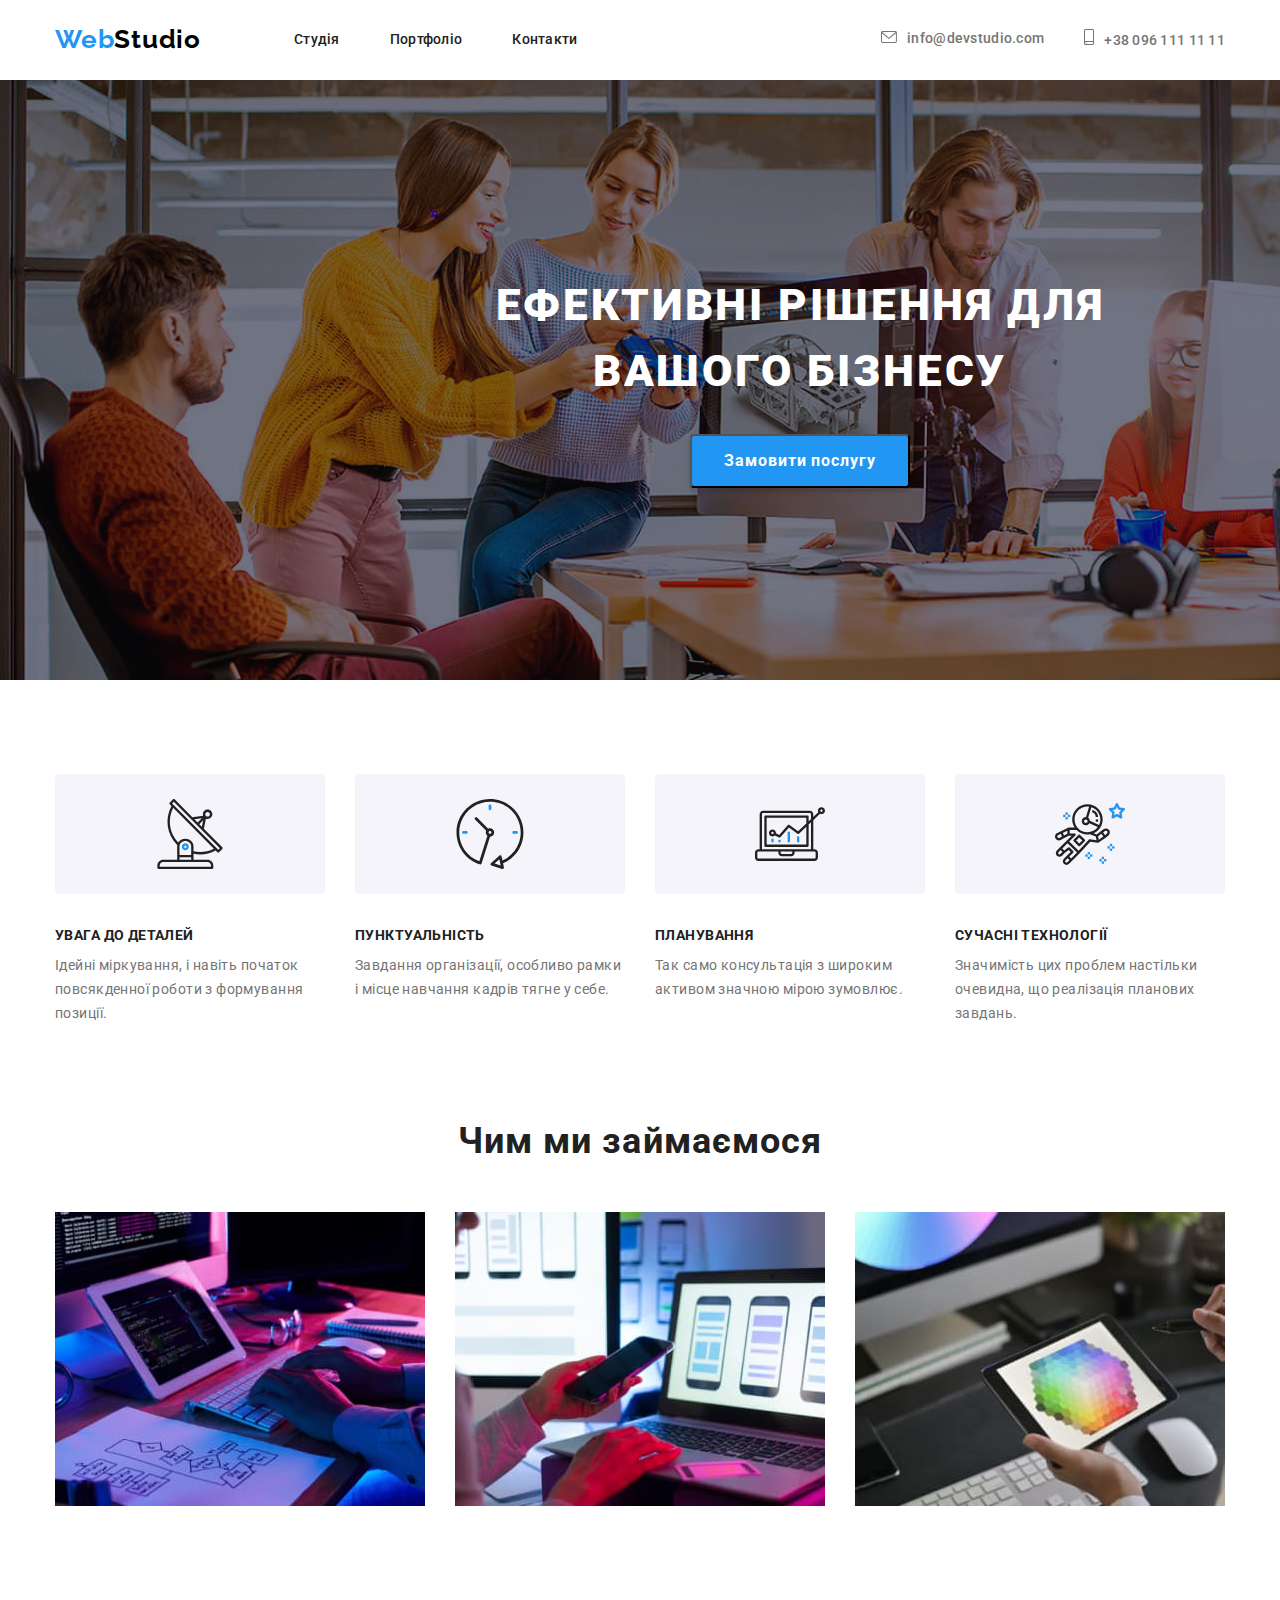
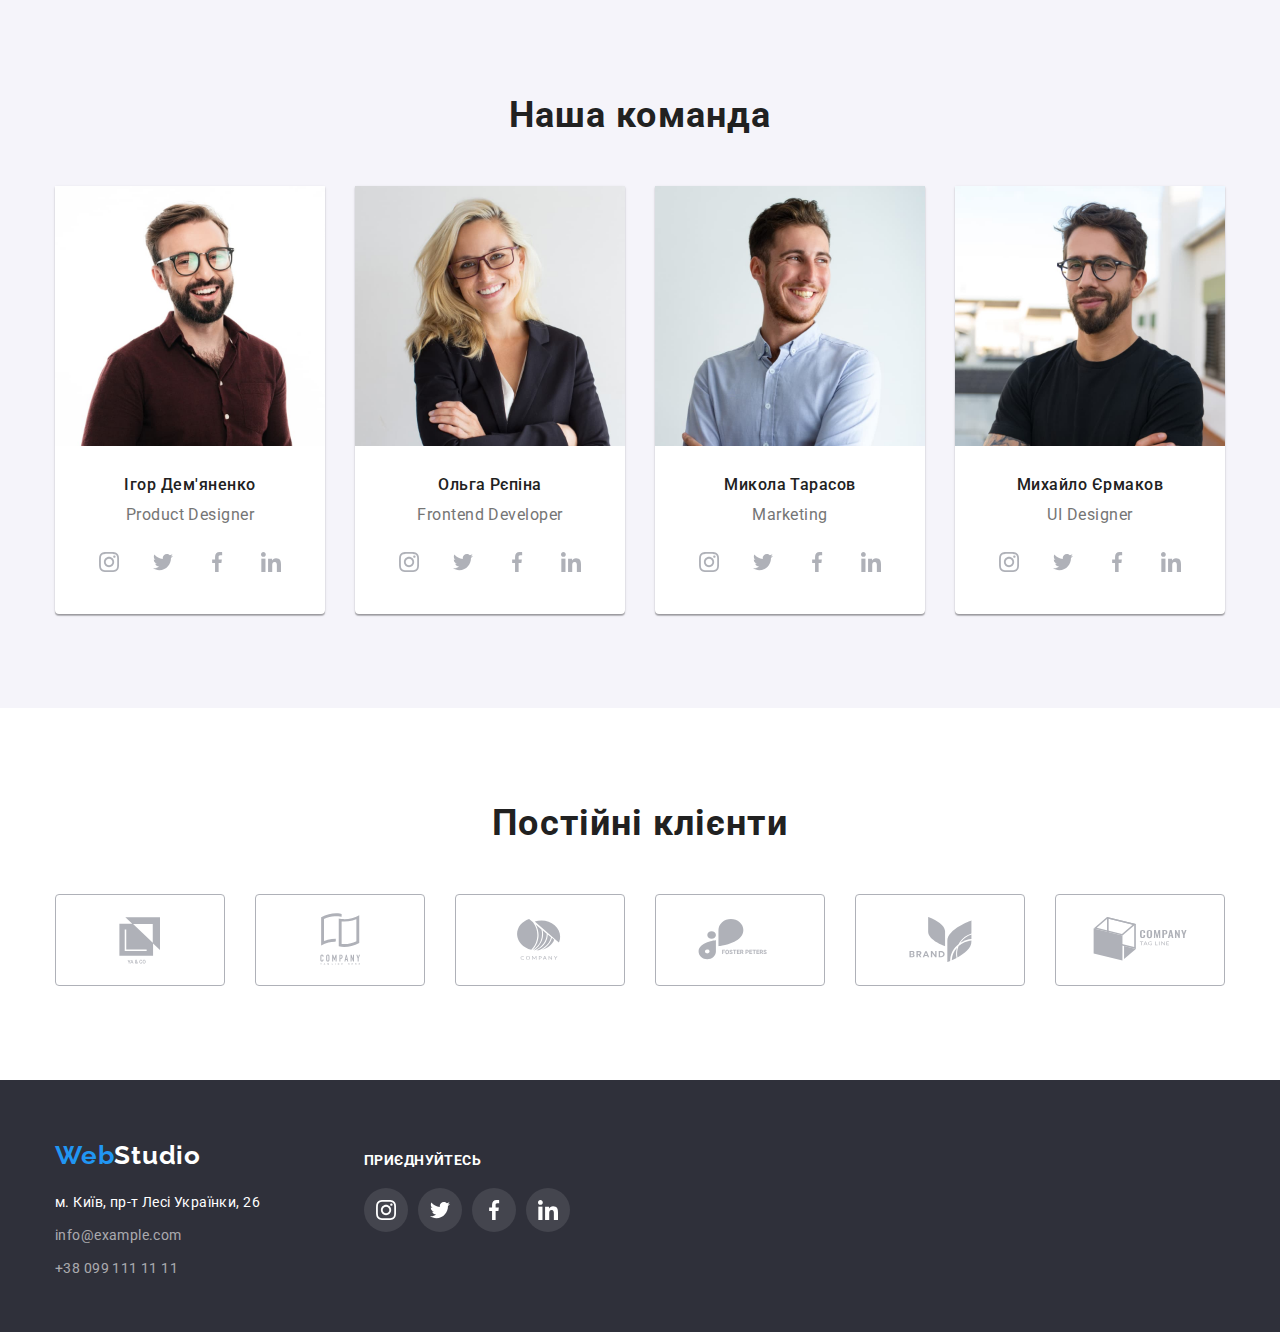
<file: index.html>
<!DOCTYPE html>
<html lang="uk">

<head>
    <meta charset="UTF-8">
    <meta http-equiv="X-UA-Compatible" content="IE=edge">
    <meta name="viewport" content="width=device-width, initial-scale=1.0">
    <title lang="en">WebStudio</title>
    <link rel="preconnect" href="https://fonts.googleapis.com">
    <link rel="preconnect" href="https://fonts.gstatic.com" crossorigin>
    <link href="https://fonts.googleapis.com/css2?family=Raleway:wght@700&family=Roboto:wght@400;500;700;900&display=swap"
        rel="stylesheet">
        <link rel="stylesheet" href="https://cdn.jsdelivr.net/npm/modern-normalize@1.1.0/modern-normalize.min.css">
    <link rel="stylesheet" href="./css/styles.css">

</head>

<body>
    <header class="page-header-home">
        <div class="container page-header-container">
        <!-- Logo  -->
        <nav class="page-nav">
            <a class="logo" href="./index.html" lang="en">Web<span class="studio-header" lang="en">Studio</span></a>
        <!-- Navigation -->
            <ul class="list menu">
                <li class="menu-item"> <a class="nav" href="./index.html">Студія</a></li>
                <li class="menu-item"> <a class="nav" href="./portfolio.html">Портфоліо</a></li>
                <li class="menu-item"> <a class="nav" href="">Контакти</a></li>
            </ul>
        </nav>
        <ul class="list header-contacts-container">
            <li class="contact-header-df">
                <a class="contacts-header email" href="mailto:info@devstudio.com"><svg class="contact-icone-mail">
                    <use href="./images/svgimages/sprite.svg#mail"></use>
                </svg>info@devstudio.com</a></li>
            <li class="contact-header-df">
                <a class="contacts-header" href="tel:+380961111111"><svg class="contact-icone-phone">
                    <use href="./images/svgimages/sprite.svg#phone"></use>
                </svg>+38 096 111 11 11</a></li>
        </ul>
        </div>
    </header>

    <!-- Main block -->
    <main>
        <section class="title">
            <div class="container"> 
            <h1 class="title-name">Ефективні рішення для вашого бізнесу</h1>
            <button class="button" type="button">Замовити послугу</button>
            </div>
        </section>

        <section class="section-hidden-inventori">
            <div class="container">
            <h2 class="hidden">опись</h2>
            <ul class="list company-characteristics">
                <li class="features">
                    <svg class="feature_svg">
                        <use href="./images/svgimages/sprite.svg#group_1"></use>
                    </svg>
                    <h3 class="hidden-features">УВАГА ДО ДЕТАЛЕЙ</h3>
                    <p class="paragraph-features">Ідейні міркування, і навіть початок повсякденної роботи з формування позиції.</p>
                </li>
                <li class="features">
                    <svg class="feature_svg">
                        <use href="./images/svgimages/sprite.svg#group_2"></use>
                    </svg>
                    <h3 class="hidden-features">ПУНКТУАЛЬНІСТЬ</h3>
                    <p class="paragraph-features">Завдання організації, особливо рамки і місце навчання кадрів тягне у себе.</p>
                </li>
                <li class="features">
                    <svg class="feature_svg">
                        <use href="./images/svgimages/sprite.svg#group_3"></use>
                    </svg>
                    <h3 class="hidden-features">ПЛАНУВАННЯ</h3>
                    <p class="paragraph-features">Так само консультація з широким активом значною мірою зумовлює.</p>
                </li>
                <li class="features">
                    <svg class="feature_svg">
                        <use href="./images/svgimages/sprite.svg#group_4"></use>
                    </svg>
                    <h3 class="hidden-features">СУЧАСНІ ТЕХНОЛОГІЇ</h3>
                    <p class="paragraph-features">Значимість цих проблем настільки очевидна, що реалізація планових завдань.</p>
                </li>
            </ul>
            </div>
        </section>

        <section class="optional section">
            <div class="container">
                <h2 class="banner">Чим ми займаємося</h2>
            <ul class="list company-option">
                <li class="foto-option"><img src="./images/services_sector/development.jpg" alt="Фото разработки продукта" width="370"
                        height="294"></li>
                <li class="foto-option"><img src="./images/services_sector/optimization.jpg" alt="Фото оптимизации продукта" width="370"
                        height="294"></li>
                <li class="foto-option"><img src="./images/services_sector/design.jpg" alt="Фото разработки дизайна продукта" width="370"
                        height="294"></li>
            </ul>
            </div>
        </section>

        <section class="our-team section">
            <div class="container">
            <h2 class="banner">Наша команда</h2>
            <ul class="list team">
                <li class="team-members">
                    <img class="foto-teams" src="./images/team/product_designer.jpg" alt="Фото дизайнера продукта" width="270"
                        height="260">
                        <div class="name-profession">
                    <h3 class="name">Ігор Дем'яненко</h3>
                    <p class="profession" lang="en">Product Designer</p>
                    <ul class="social-list list">
                        <li>
                            <a href="" class="social-list-link">
                                <svg class="social-list-icon">
                                    <use href="./images/svgimages/sprite.svg#instagram"></use>
                                </svg>
                            </a>
                        </li>
                        <li>
                            <a href="" class="social-list-link">
                                <svg class="social-list-icon" width="20" height="20">
                                    <use href="./images/svgimages/sprite.svg#twitter"></use>
                                </svg>
                            </a>
                        </li>
                        <li>
                            <a href="" class="social-list-link">
                                <svg class="social-list-icon" width="20" height="20">
                                    <use href="./images/svgimages/sprite.svg#facebook"></use>
                                </svg>
                            </a>
                        </li>
                        <li>
                            <a href="" class="social-list-link">
                                <svg class="social-list-icon" width="20" height="20">
                                    <use href="./images/svgimages/sprite.svg#linkedin"></use>
                                </svg>
                            </a>
                        </li>
                    </ul>
                        </div>
                </li>
                <li class="team-members">
                    <img class="foto-teams" src="./images/team/frontent_developer.jpg" alt="Фото фронтенд-разработчика" width="270"
                        height="260">
                        <div class="name-profession">
                        <h3 class="name">Ольга Рєпіна</h3>
                    <p class="profession" lang="en">Frontend Developer</p>
                    <ul class="social-list list">
                        <li>
                            <a href="" class="social-list-link">
                                <svg class="social-list-icon">
                                    <use href="./images/svgimages/sprite.svg#instagram"></use>
                                </svg>
                            </a>
                        </li>
                        <li>
                            <a href="" class="social-list-link">
                                <svg class="social-list-icon" width="20" height="20">
                                    <use href="./images/svgimages/sprite.svg#twitter"></use>
                                </svg>
                            </a>
                        </li>
                        <li>
                            <a href="" class="social-list-link">
                                <svg class="social-list-icon" width="20" height="20">
                                    <use href="./images/svgimages/sprite.svg#facebook"></use>
                                </svg>
                            </a>
                        </li>
                        <li>
                            <a href="" class="social-list-link">
                                <svg class="social-list-icon" width="20" height="20">
                                    <use href="./images/svgimages/sprite.svg#linkedin"></use>
                                </svg>
                            </a>
                        </li>
                    </ul>
                        </div>
                </li>
                <li class="team-members">
                    <img class="foto-teams" src="./images/team/marketing.jpg" alt="Фото маркетолога" width="270" height="260">
                    <div class="name-profession">
                        <h3 class="name">Микола Тарасов</h3>
                        <p class="profession" lang="en">Marketing</p>
                        <ul class="social-list list">
                            <li>
                                <a href="" class="social-list-link">
                                    <svg class="social-list-icon">
                                        <use href="./images/svgimages/sprite.svg#instagram"></use>
                                    </svg>
                                </a>
                            </li>
                            <li>
                                <a href="" class="social-list-link">
                                    <svg class="social-list-icon" width="20" height="20">
                                        <use href="./images/svgimages/sprite.svg#twitter"></use>
                                    </svg>
                                </a>
                            </li>
                            <li>
                                <a href="" class="social-list-link">
                                    <svg class="social-list-icon" width="20" height="20">
                                        <use href="./images/svgimages/sprite.svg#facebook"></use>
                                    </svg>
                                </a>
                            </li>
                            <li>
                                <a href="" class="social-list-link">
                                    <svg class="social-list-icon" width="20" height="20">
                                        <use href="./images/svgimages/sprite.svg#linkedin"></use>
                                    </svg>
                                </a>
                            </li>
                        </ul>
                    </div>
                    
                </li>
                <li class="team-members">
                    <img class="foto-teams" src="./images/team/ui_designer.jpg" alt="Фото дизайнера пользовательского интерфейса"
                        width="270" height="260">
                        <div class="name-profession">
                            <h3 class="name">Михайло Єрмаков</h3>
                            <p class="profession" lang="en">UI Designer</p>
                            <ul class="social-list list">
                                <li>
                                    <a href="" class="social-list-link">
                                        <svg class="social-list-icon">
                                            <use href="./images/svgimages/sprite.svg#instagram"></use>
                                        </svg>
                                    </a>
                                </li>
                                <li>
                                    <a href="" class="social-list-link">
                                        <svg class="social-list-icon" width="20" height="20">
                                            <use href="./images/svgimages/sprite.svg#twitter"></use>
                                        </svg>
                                    </a>
                                </li>
                                <li>
                                    <a href="" class="social-list-link">
                                        <svg class="social-list-icon" width="20" height="20">
                                            <use href="./images/svgimages/sprite.svg#facebook"></use>
                                        </svg>
                                    </a>
                                </li>
                                <li>
                                    <a href="" class="social-list-link">
                                        <svg class="social-list-icon" width="20" height="20">
                                            <use href="./images/svgimages/sprite.svg#linkedin"></use>
                                        </svg>
                                    </a>
                                </li>
                            </ul>
                        </div>
                </li>
            </ul>
            </div>
        </section>
        <section class="section">
            <div class="container">
                <h2 class="banner">Постійні клієнти</h2>
                <ul class="list menu client-list">
                    <li>
                        <a href="" class="client-link">
                            <svg class="clients-icon">
                                <use href="./images/svgimages/sprite.svg#ya_and_co"></use>
                            </svg>
                        </a>
                    </li>
                    <li>
                        <a href="" class="client-link">
                            <svg class="clients-icon">
                                <use href="./images/svgimages/sprite.svg#tagline_here"></use>
                            </svg>
                        </a>
                    </li>
                    <li>
                        <a href="" class="client-link">
                            <svg class="clients-icon">
                                <use href="./images/svgimages/sprite.svg#company"></use>
                            </svg>
                        </a>
                    </li>
                    <li>
                        <a href="" class="client-link">
                            <svg class="clients-icon">
                                <use href="./images/svgimages/sprite.svg#foster_peters"></use>
                            </svg>
                        </a>
                    </li>
                    <li>
                        <a href="" class="client-link">
                            <svg class="clients-icon">
                                <use href="./images/svgimages/sprite.svg#brand"></use>
                            </svg>
                        </a>
                    </li>
                    <li>
                        <a href="" class="client-link">
                            <svg class="clients-icon">
                                <use href="./images/svgimages/sprite.svg#tag_line"></use>
                            </svg>
                        </a>
                    </li>
                </ul>
            </div>
            
        </section>
    </main>
    <!-- Basement -->
    <footer class="footer">
        <div class="container footer-block">
            <div class="logo-footer">
                <a class="logo" href="./index.html" lang="en">Web<span class="studio-footer">Studio</span></a>
                <address>
                    <ul class="list contacts">
                        <li class="find">
                            <a class="addres" href="https://goo.gl/maps/r5BP94hAd7b6DZwo8" target="_blank"
                                rel="noopener noreferrer">м. Київ, пр-т Лесі Українки, 26</a>
                        </li>
                        <li class="find">
                            <a class="contacts-footer" href="mailto:info@example.com">info@example.com</a>
                        </li>
                        <li class="find">
                            <a class="contacts-footer" href="tel:+380991111111">+38 099 111 11 11</a>
                        </li>
                    </ul>
                </address>
            </div>
            <div class="social-link-footer">
                <h3 class="add">ПРИЄДНУЙТЕСЬ</h3>
                <ul class="footer-social-list list">
                    <li>
                        <a href="" class="social-list-link social-link-bg">
                            <svg class="social-list-icon-footer">
                                <use href="./images/svgimages/sprite.svg#instagram"></use>
                            </svg>
                        </a>
                    </li>
                    <li>
                        <a href="" class="social-list-link social-link-bg">
                            <svg class="social-list-icon-footer" width="20" height="20">
                                <use href="./images/svgimages/sprite.svg#twitter"></use>
                            </svg>
                        </a>
                    </li>
                    <li>
                        <a href="" class="social-list-link social-link-bg">
                            <svg class="social-list-icon-footer" width="20" height="20">
                                <use href="./images/svgimages/sprite.svg#facebook"></use>
                            </svg>
                        </a>
                    </li>
                    <li>
                        <a href="" class="social-list-link social-link-bg">
                            <svg class="social-list-icon-footer" width="20" height="20">
                                <use href="./images/svgimages/sprite.svg#linkedin"></use>
                            </svg>
                        </a>
                    </li>
                </ul>
            </div>
        </div>
    </footer>
</body>

</html>
</file>
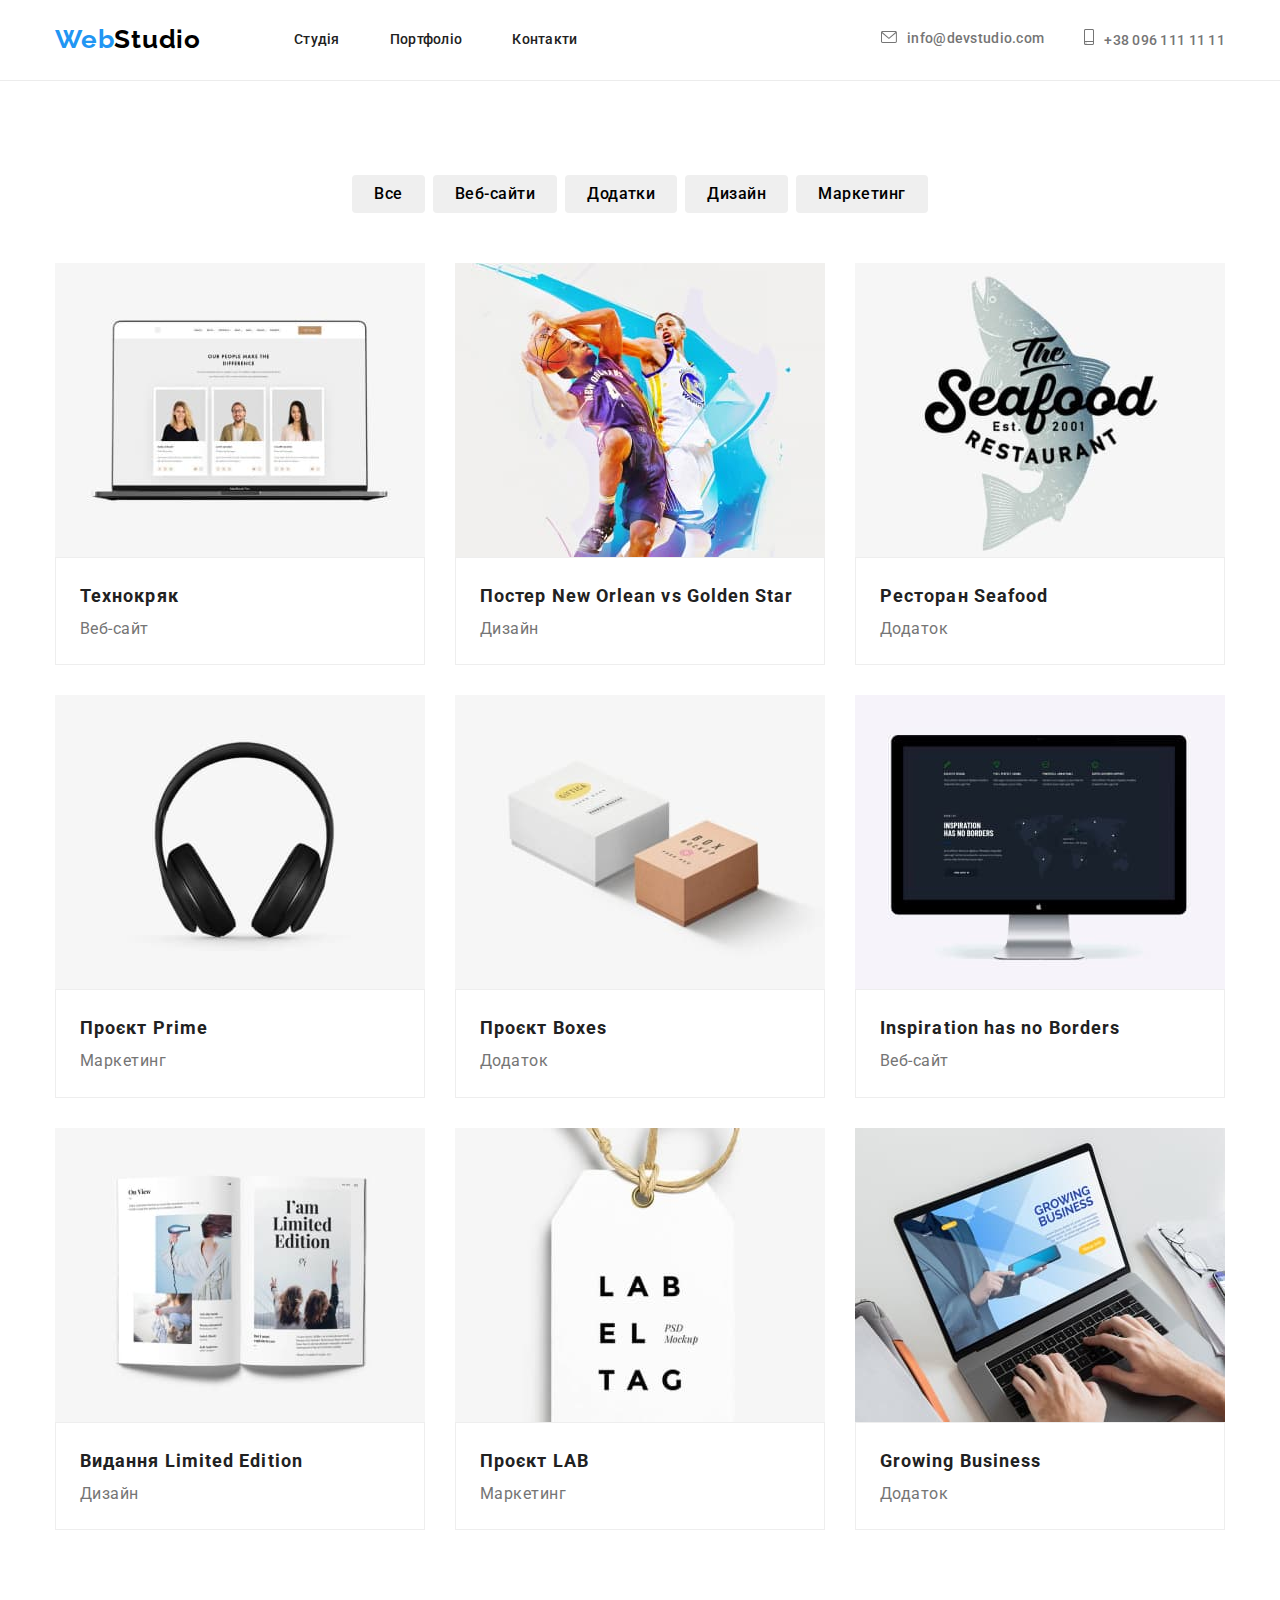
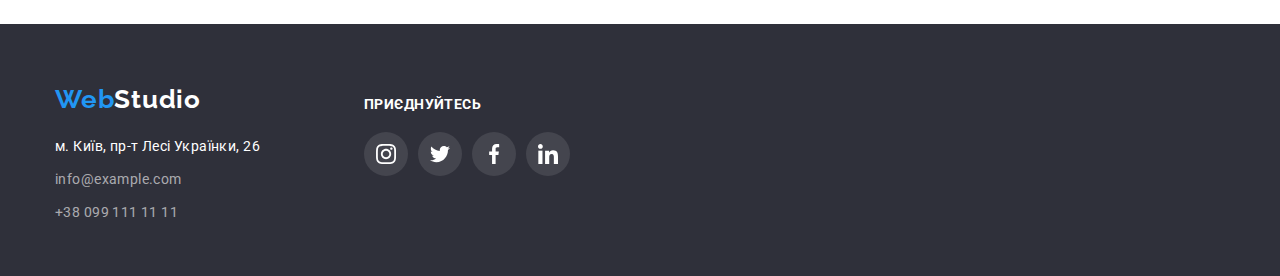
<file: portfolio.html>
<!DOCTYPE html>
<html lang="uk">
<head>
    <meta charset="UTF-8">
    <meta http-equiv="X-UA-Compatible" content="IE=edge">
    <meta name="viewport" content="width=device-width, initial-scale=1.0">
    <title lang="en">WebStudio</title>
    <link rel="preconnect" href="https://fonts.googleapis.com">
    <link rel="preconnect" href="https://fonts.gstatic.com" crossorigin>
    <link href="https://fonts.googleapis.com/css2?family=Raleway:wght@700&family=Roboto:wght@400;500;700;900&display=swap"
        rel="stylesheet">
        <link rel="stylesheet" href="https://cdn.jsdelivr.net/npm/modern-normalize@1.1.0/modern-normalize.min.css">
    <link rel="stylesheet" href="./css/styles.css">
</head>

<body>

    <!-- Navigation -->
        <header class="page-header">
            <div class="container page-header-container">
                <!-- Logo  -->
                <nav class="page-nav">
                    <a class="logo" href="./index.html" lang="en">Web<span class="studio-header" lang="en">Studio</span></a>
                    <!-- Navigation -->
                    <ul class="list menu">
                        <li class="menu-item"> <a class="nav" href="./index.html">Студія</a></li>
                        <li class="menu-item"> <a class="nav" href="./portfolio.html">Портфоліо</a></li>
                        <li class="menu-item"> <a class="nav" href="">Контакти</a></li>
                    </ul>
                </nav>
                <ul class="list header-contacts-container">
                    <li class="contact-header-df">
                        <a class="contacts-header email" href="mailto:info@devstudio.com"><svg class="contact-icone-mail">
                                <use href="./images/svgimages/sprite.svg#mail"></use>
                            </svg>info@devstudio.com</a>
                    </li>
                    <li class="contact-header-df">
                        <a class="contacts-header" href="tel:+380961111111"><svg class="contact-icone-phone">
                                <use href="./images/svgimages/sprite.svg#phone"></use>
                            </svg>+38 096 111 11 11</a>
                    </li>
                </ul>
            </div>
        </header>

    <!-- Main block -->
    
    <main>
        <section class="navigation-project section">
            <div class="container">
                <h1 class="hidden">Услуги</h1>
                <ul class="list navigation">
                    <li class="button-navigation">
                        <button class="button-filter" type="button">Все</button>
                    </li>
                    <li class="button-navigation">
                        <button class="button-filter" type="button">Веб-сайти</button>
                    </li>
                    <li class="button-navigation">
                        <button class="button-filter" type="button">Додатки</button>
                    </li>
                    <li class="button-navigation">
                        <button class="button-filter" type="button">Дизайн</button>
                    </li>
                    <li class="button-navigation">
                        <button class="button-filter" type="button">Маркетинг</button>
                    </li>
                </ul>
                <ul class="list presentation">
                    <li class="projects">
                        <img src="./images/porfolio/tehno.jpg" alt="Технокряк" width="370" height="294">
                        <div class="employees-card-content-wrapper">
                            <h2 class="project">Технокряк</h2>
                            <p class="sphere">Веб-сайт</p>
                        </div>
                
                    </li>
                    <li class="projects">
                        <img src="./images/porfolio/poster.jpg" lang="en" alt="New Orlean vs Golden Star" width="370" height="294">
                        <div class="employees-card-content-wrapper">
                            <h2 class="project">Постер <span lang="en">New Orlean vs Golden Star</span> </h2>
                            <p class="sphere">Дизайн</p>
                        </div>
                
                    </li>
                    <li class="projects">
                        <img src="./images/porfolio/restoran.jpg" lang="en" alt="Seafood" width="370" height="294">
                        <div class="employees-card-content-wrapper">
                            <h2 class="project">Ресторан <span lang="en">Seafood</span></h2>
                            <p class="sphere">Додаток</p>
                        </div>
                
                    </li>
                    <li class="projects">
                        <img src="./images/porfolio/prime.jpg" lang="en" alt="Prime" width="370" height="294">
                        <div class="employees-card-content-wrapper">
                            <h2 class="project">Проєкт <span lang="en">Prime</span></h2>
                            <p class="sphere">Маркетинг</p>
                        </div>
                
                    </li>
                    <li class="projects">
                        <img src="./images/porfolio/boxes.jpg" lang="en" alt="Boxes" width="370" height="294">
                        <div class="employees-card-content-wrapper">
                            <h2 class="project">Проєкт <span lang="en">Boxes</span></h2>
                            <p class="sphere">Додаток</p>
                        </div>
                
                    </li>
                    <li class="projects">
                        <img src="./images/porfolio/borders.jpg" lang="en" alt="Inspiration has no Borders" width="370" height="294">
                        <div class="employees-card-content-wrapper">
                            <h2 class="project">Inspiration has no Borders</h2>
                            <p class="sphere">Веб-сайт</p>
                        </div>
                
                    </li>
                    <li class="projects">
                        <img src="./images/porfolio/edition.jpg" lang="en" alt="Limited Edition" width="370" height="294">
                        <div class="employees-card-content-wrapper">
                            <h2 class="project">Видання <span lang="en">Limited Edition</span></h2>
                            <p class="sphere">Дизайн</p>
                        </div>
                
                    </li>
                    <li class="projects">
                        <img src="./images/porfolio/lab.jpg" lang="en" alt="LAB" width="370" height="294">
                        <div class="employees-card-content-wrapper">
                            <h2 class="project">Проєкт <span lang="en">LAB</span></h2>
                            <p class="sphere">Маркетинг</p>
                        </div>
                
                    </li>
                    <li class="projects">
                        <img src="./images/porfolio/business.jpg" lang="en" alt="Growing Business" width="370" height="294">
                        <div class="employees-card-content-wrapper">
                            <h2 class="project" lang="en">Growing Business</h2>
                            <p class="sphere">Додаток</p>
                        </div>
                
                    </li>
                </ul>
            </div>
        </section>
    </main>
<!-- Basement -->
    <footer class="footer">
        <div class="container footer-block">
            <div class="logo-footer">
                <a class="logo" href="./index.html" lang="en">Web<span class="studio-footer">Studio</span></a>
                <address>
                    <ul class="list contacts">
                        <li class="find">
                            <a class="addres" href="https://goo.gl/maps/r5BP94hAd7b6DZwo8" target="_blank"
                                rel="noopener noreferrer">м. Київ, пр-т Лесі Українки, 26</a>
                        </li>
                        <li class="find">
                            <a class="contacts-footer" href="mailto:info@example.com">info@example.com</a>
                        </li>
                        <li class="find">
                            <a class="contacts-footer" href="tel:+380991111111">+38 099 111 11 11</a>
                        </li>
                    </ul>
                </address>
            </div>
            <div class="social-link-footer">
                <h3 class="add">ПРИЄДНУЙТЕСЬ</h3>
                <ul class="footer-social-list list">
                    <li>
                        <a href="" class="social-list-link social-link-bg">
                            <svg class="social-list-icon-footer">
                                <use href="./images/svgimages/sprite.svg#instagram"></use>
                            </svg>
                        </a>
                    </li>
                    <li>
                        <a href="" class="social-list-link social-link-bg">
                            <svg class="social-list-icon-footer" width="20" height="20">
                                <use href="./images/svgimages/sprite.svg#twitter"></use>
                            </svg>
                        </a>
                    </li>
                    <li>
                        <a href="" class="social-list-link social-link-bg">
                            <svg class="social-list-icon-footer" width="20" height="20">
                                <use href="./images/svgimages/sprite.svg#facebook"></use>
                            </svg>
                        </a>
                    </li>
                    <li>
                        <a href="" class="social-list-link social-link-bg">
                            <svg class="social-list-icon-footer" width="20" height="20">
                                <use href="./images/svgimages/sprite.svg#linkedin"></use>
                            </svg>
                        </a>
                    </li>
                </ul>
            </div>
        </div>
    </footer>
</body>
</html>
</file>
<file: css/styles.css>
/* Variables */

:root{
    --accent-color: #2196F3;
    --color-for-body: #212121;
    --background-color-dark: #2F303A;
    --primary-font: 'Raleway', sans-serif;
    --secondary-font: 'Roboto', sans-serif;
}

/* WholePage */
h1,h2,h3,h4,p{
    margin-top: 0;
    margin-bottom: 0;
}

ul,ol{
margin-top: 0;
margin-bottom: 0;
padding-left: 0;
}

img{
    display: block;
}

button{
    cursor: pointer;
}

.container{
    width: 1200px;
    margin-left: auto;
    margin-right: auto;
    padding-left: 15px;
    padding-right: 15px;
}

body{
    font-family: var(--secondary-font);
    color: var(--color-for-body);
}

.hidden{
    position: absolute;
        white-space: nowrap;
        width: 1px;
        height: 1px;
        overflow: hidden;
        border: 0;
        padding: 0;
        clip: rect(0 0 0 0);
        clip-path: inset(50%);
        margin: -1px;
}

.section{
    padding-top: 94px;
    padding-bottom: 94px;
}

/* Header */

.list{
    list-style: none;
    
}

.page-header-container{
    display: flex;
    align-items: center;

}

.page-nav{
    display: flex;
    align-items: center;
}

.menu{
    display: flex;
    align-items: center;
}

.header-contacts-container {
    display: flex;
    align-items: center;
    margin-left: auto;
}
.menu-item:not(:last-child){
    margin-right: 50px;
}

.page-header-home{
    padding-top: 24px;
    padding-bottom: 25px;
    background: #FFFFFF;
    margin-left: auto;
    margin-right: auto;
}

.page-header{
    padding-top: 24px;
    padding-bottom: 25px;
    background: #FFFFFF;
    border-bottom: 1px solid #ECECEC;
    margin-left: auto;
        margin-right: auto;
}


/* Navigation */

/* Logo */
.logo{
        font-family: var(--primary-font);
        font-style: normal;
        font-weight: 700;
        font-size: 26px;
        line-height: 1.19;
        letter-spacing: 0.03em;
        color: var(--accent-color);
        text-decoration: none;
        list-style: none;
        margin-right: 93px;
    }
.studio-header{
    color: #000000;
}

.nav{
        font-style: normal;
        font-weight: 500;
        font-size: 14px;
        line-height: 1.14;
        letter-spacing: 0.02em;
        text-decoration: none;
        list-style: none;
        color: var(--color-for-body);
}
.nav:hover,
.nav:focus{color: var(--accent-color);}

/* Contacts */
.contacts-header{
    font-family: var(--secondary-font);
        font-style: normal;
        font-weight: 500;
        font-size: 14px;
        line-height: 1.14;
        letter-spacing: 0.02em;
        color: #757575;
        text-decoration: none;
        list-style: none;
}
.contacts-header:hover,
.contacts-header:focus{
color: var(--accent-color);
}

.contact-icone-mail{
    fill: currentColor;
}
.contact-icone-phone{
    fill: currentColor;
}

.contacts-header:hover .contact-icone-mail,
.contacts-header:focus .contact-icone-mail {
    color: var(--accent-color);
}

.contacts-header:hover .contact-icone-phone,
.contacts-header:focus .contact-icone-phone {
    color: var(--accent-color);
}

.contact-header-df{
    display: flex;
    
}

.email{
    margin-right: 40px;
}

/* Footer */

.footer {
    background-color: var(--background-color-dark);
    padding-top: 60px;
    padding-bottom: 60px;
}


.footer-block{
    display: flex;
    gap: 70px;
}

.social-link-footer{
    padding-top: 12px;
}

.studio-footer {
    color: #FFFFFF;
}

.addres {
    font-style: normal;
    font-size: 14px;
    line-height: 1.71;
    letter-spacing: 0.03em;
    color: #FFFFFF;
    text-decoration: none;
    list-style: none;
}

.contacts-footer {
    font-style: normal;
    font-size: 14px;
    line-height: 1.71;
    letter-spacing: 0.03em;
    color: rgba(255, 255, 255, 0.6);
    text-decoration: none;
    list-style: none;
}


/* Home */

/* Main */
.title{
    background-color: #C4C4C4;
    width: 1600px;
    height: 600px;
    margin-left: auto;
    margin-right: auto;
    display: flex;
    align-items: center;
    background-image:linear-gradient(rgba(25, 28, 38, 0.2), rgba(25, 28, 38, 0.2)), url(../images/title/title.jpg);
    background-size: cover;
}

.title-name{
        font-style: normal;
        font-weight: 900;
        font-size: 44px;
        line-height: 1.5;
        text-align: center;
        letter-spacing: 0.06em;
        text-transform: uppercase;
        color: #FFFFFF;
        width: 696px;
        margin-left: auto;
        margin-right: auto;
        margin-bottom: 30px;
}

.button{
        font-style: normal;
        font-weight: 700;
        font-size: 16px;
        line-height: 1.9;
        display: flex;
        align-items: center;
        text-align: center;
        letter-spacing: 0.06em;
        color: #FFFFFF;
        background: var(--accent-color);
        box-shadow: 0px 4px 4px rgba(0, 0, 0, 0.15);
        border-radius: 4px;
        padding-top: 10px;
        padding-bottom: 10px;
        padding-left: 32px;
        padding-right: 32px;
        margin-left: auto;
        margin-right: auto;
}

.section-hidden-inventori{
    padding-top: 94px;
}
.company-characteristics{
    display: flex;
    gap:30px

}

/* Features  */
.features{
    width: 270px;
}

.feature_svg{
    width: 270px;
    height: 120px;
}

.hidden-features{
        font-style: normal;
        font-weight: 700;
        font-size: 14px;
        line-height: 1.14;
        letter-spacing: 0.03em;
        text-transform: uppercase;
        margin-top: 30px;
        margin-bottom: 10px;
}

.paragraph-features{
        font-size: 14px;
        line-height: 1.71;
        letter-spacing: 0.03em;
        color: #757575;
}

/* Field of study */

.company-option{
    display: flex;
    gap: 30px;
}

.banner{
    font-style: normal;
        font-weight: 700;
        font-size: 36px;
        line-height: 1.17;
        text-align: center;
        letter-spacing: 0.03em;
        margin-bottom: 50px;
}

/* team  */

.name-profession{
padding-top: 30px;
padding-bottom: 30px;
}
.name{
        font-style: normal;
        font-weight: 500;
        font-size: 16px;
        line-height: 1.18;
        text-align: center;
        letter-spacing: 0.03em;
        margin-bottom: 10px;
}

.profession{
        font-size: 16px;
        line-height: 1.19;
        text-align: center;
        letter-spacing: 0.03em;
        color: #757575;
}

.our-team{
    background-color: #F5F4FA;
    margin-left: auto;
    margin-right: auto;
}
.team{
    display: flex;
    gap: 30px;
}

.team-members{
    background-color: #FFFFFF;
    box-shadow: 0px 1px 3px rgba(0, 0, 0, 0.12), 0px 1px 1px rgba(0, 0, 0, 0.14), 0px 2px 1px rgba(0, 0, 0, 0.2);
        border-radius: 0px 0px 4px 4px;
}

.social-list{
    display: flex;
    justify-content: center;
    gap: 10px;
    margin-top: 16px;
}

.footer-social-list{
    display: flex;
        justify-content: center;
        gap: 10px;
        margin-top: 20px;
        
}
.social-list-link{
    display: flex;
    justify-content: center;
    align-items: center;
    width: 44px;
    height: 44px;
    border-radius: 50%;
}
.social-list-link:hover,
.social-list-link:focus{
    background-color: #2196F3;
}

.social-list-icon{
    width: 20px;
    height: 20px;
    fill: #AFB1B8;
}

.social-list-link:hover .social-list-icon,
.social-list-link:focus .social-list-icon{
    fill: #FFFFFF;
}

/* Clients */
.client-list{
    justify-content: center;
    gap: 30px;
}
.client-link{
    display: flex;
    justify-content: center;
    align-items: center;
    width: 170px;
    height: 92px;
    border: 1px solid #AFB1B8;
    border-radius: 4px;
    fill: currentColor;
}
.client-link:hover,
.client-link:focus{
    border: 1px solid var(--accent-color);
}
.client-link:hover .clients-icon,
.client-link:focus .clients-icon{
    fill: var(--accent-color);
}
.clients-icon{
    fill: #AFB1B8;
    width: 170px;
    height: 92px;
}
/* Footer */
footer{
    background-color: var(--background-color-dark);
    height: 252px;
    margin-left: auto;
    margin-right: auto;
}

.studio-footer{
    color:#FFFFFF;
}

.contacts{
    display: flex;
    flex-direction: column;
    margin-top: 20px;
}

.add{
    font-style: normal;
        font-weight: 700;
        font-size: 14px;
        line-height: 16px;
        letter-spacing: 0.03em;
        text-transform: uppercase;
        color: #FFFFFF;
}

.find:not(:last-child){
    margin-bottom: 9px;
}

.addres{
        font-style: normal;
        font-size: 14px;
        line-height: 1.71;
        letter-spacing: 0.03em;
        color: #FFFFFF;
}

.contacts-footer{
        font-style: normal;
        font-size: 14px;
        line-height: 1.71;
        letter-spacing: 0.03em;
        color: rgba(255, 255, 255, 0.6);
}

/* Portfolio */
.navigation{
    display: flex;
    justify-content: center;
    /* margin-top: 94px; */
    margin-bottom: 50px;
}

.button-navigation:not(:last-child){
    margin-right: 8px;
}

.button-filter{
        font-style: normal;
        font-weight: 500;
        font-size: 16px;
        line-height: 1.62;
        text-align: center;
        letter-spacing: 0.03em;
        font-family: var(--secondary-font);
        padding-top: 6px;
        padding-bottom: 6px;
        padding-left: 22px;
        padding-right: 22px;
        border: none;
        border-radius: 4px;
}

.button-filter:hover,
.button-filter:focus {
    color: #FFFFFF;
    background: var(--accent-color);
        box-shadow: 0px 3px 1px rgba(0, 0, 0, 0.1), 0px 1px 2px rgba(0, 0, 0, 0.08), 0px 2px 2px rgba(0, 0, 0, 0.12);
        border-radius: 4px;
}

.presentation{
    display: flex;
    flex-wrap: wrap;
    /* justify-content: space-between; */
    gap: 30px;
}

/* Projec  */
.projects{
    background-color: #FFFFFF;
}
.projects:hover{
    box-shadow: 0px 1px 3px rgba(0, 0, 0, 0.12), 0px 1px 1px rgba(0, 0, 0, 0.14), 0px 2px 1px rgba(0, 0, 0, 0.2);
}
.project{
        font-style: normal;
        font-weight: 700;
        font-size: 18px;
        line-height: 2;
        letter-spacing: 0.06em;

}

.sphere{
        font-size: 16px;
        line-height: 1.9;
        letter-spacing: 0.03em;
        color: #757575;
}

.employees-card-content-wrapper{
    border: 1px solid #EEEEEE;
    padding: 20px 24px;
}

.social-list-icon-footer{
    width: 20px;
    height: 20px;
    fill: #FFFFFF;
}


.social-list-link:hover .social-list-icon-footer,
.social-list-link:focus .social-list-icon-footer {
    fill: #FFFFFF;
}

.social-link-bg{
    background: rgba(255, 255, 255, 0.1);
}
.client-box{
    width: 170px;
        height: 92px;
        border: 1px solid #AFB1B8;
        border-radius: 4px;
}

.contact-icone-mail{
width: 16px;
height: 12px;
margin-right: 10px;
}
.contact-icone-phone {
    width: 10px;
    height: 16px;
    margin-right: 10px;
}
</file>
